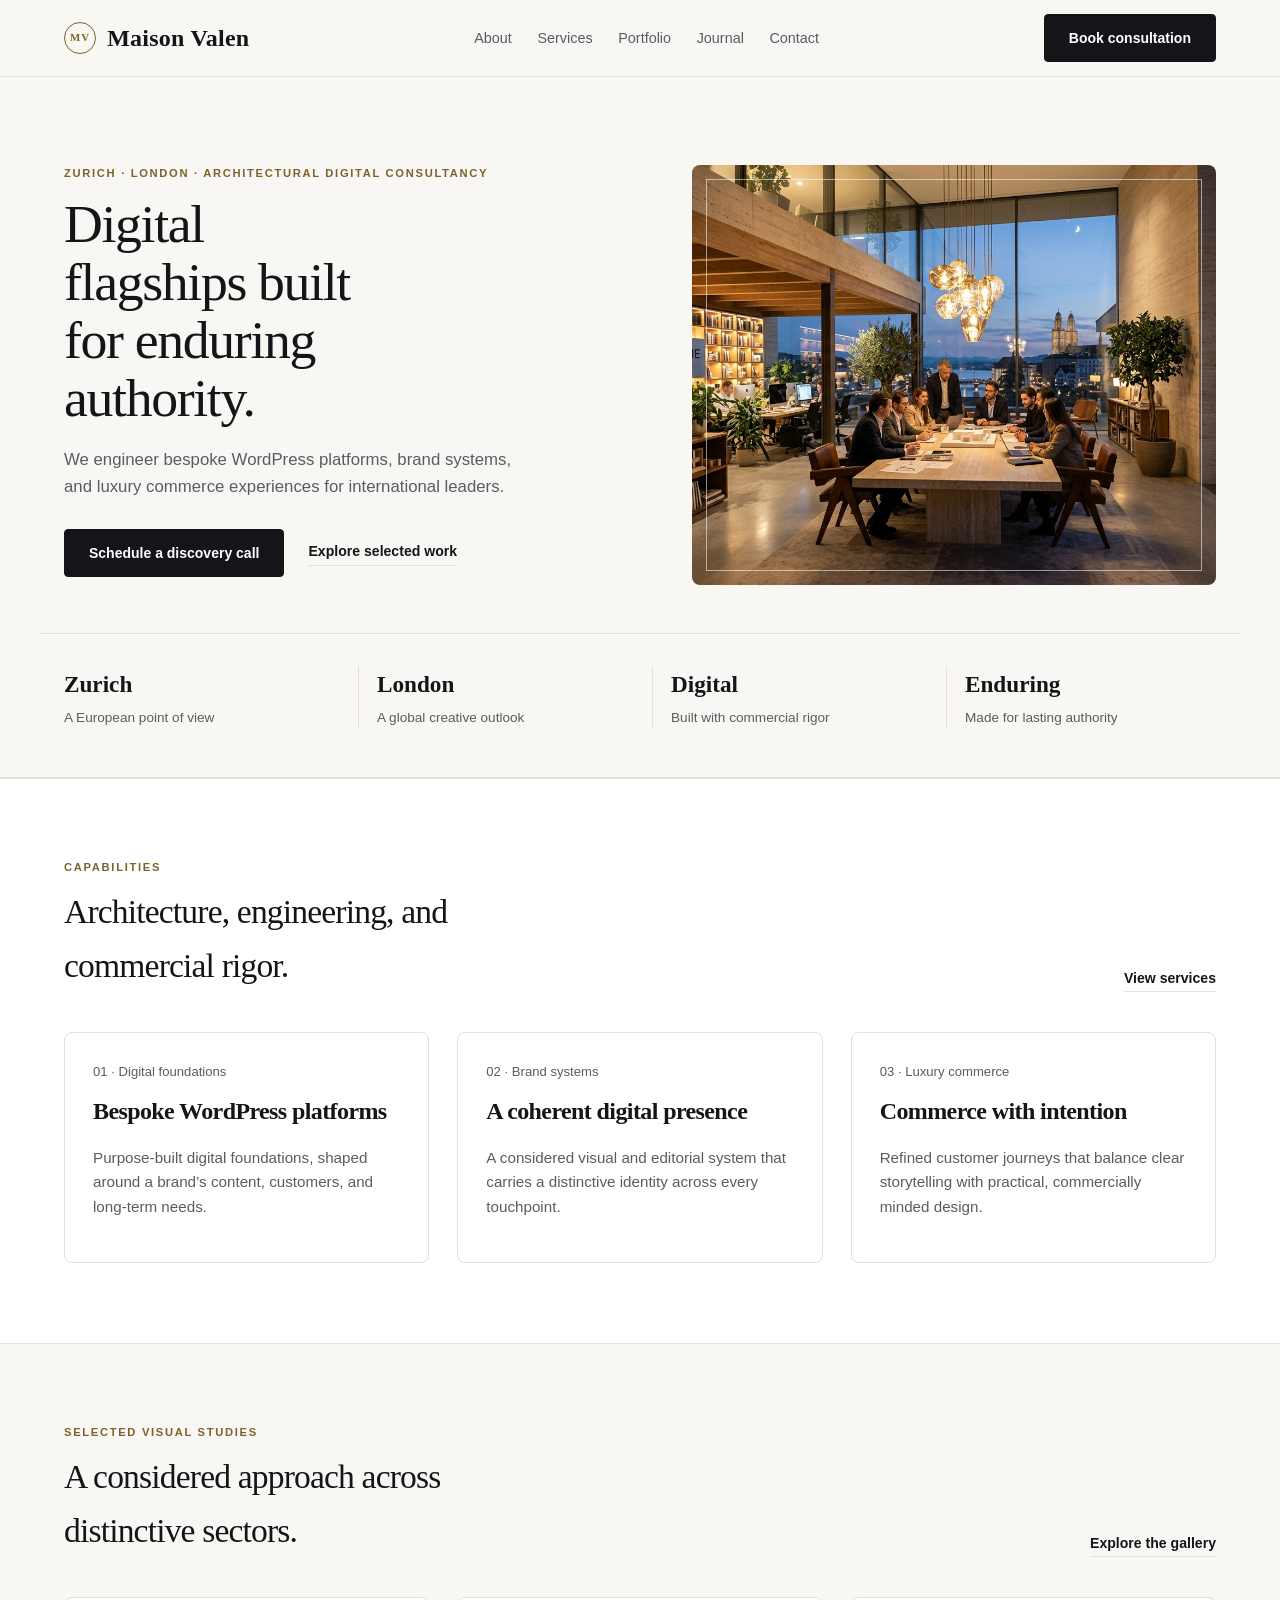
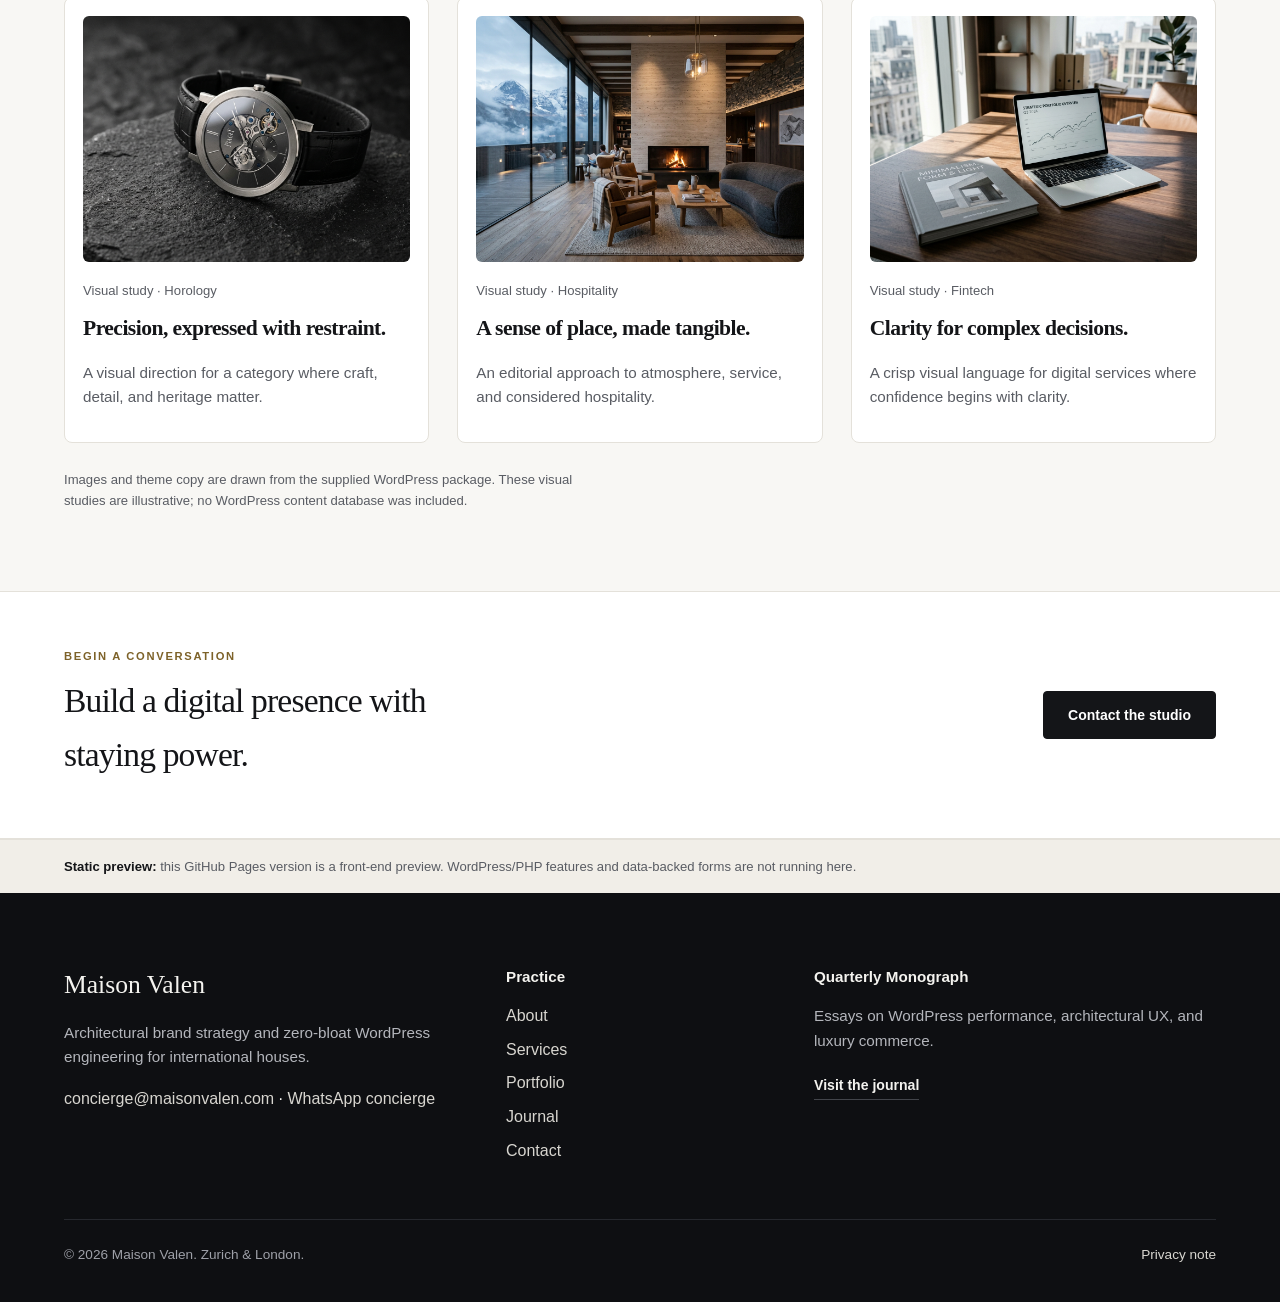
<file: index.html>
<!doctype html>
<html lang="en">
<head>
  <meta charset="utf-8">
  <meta name="viewport" content="width=device-width, initial-scale=1">
  <meta name="description" content="Maison Valen — architectural brand strategy and bespoke WordPress engineering for enduring digital flagships.">
  <meta name="theme-color" content="#f8f7f4">
  <title>Maison Valen — Digital flagships built for enduring authority</title>
  <link rel="stylesheet" href="wordpress-theme/maison-valen/style.css">
  <link rel="stylesheet" href="assets/css/preview.css">
</head>
<body class="mv-body">
  <a class="mv-skip-link" href="#main-content">Skip to content</a>
  <header class="mv-header" role="banner">
    <div class="mv-container mv-header-inner">
      <a class="mv-brand" href="index.html" aria-label="Maison Valen home"><span class="mv-mark" aria-hidden="true">MV</span><span>Maison Valen</span></a>
      <nav class="mv-nav" aria-label="Primary navigation">
        <ul class="mv-nav-list">
          <li><a href="about.html">About</a></li><li><a href="services.html">Services</a></li><li><a href="portfolio.html">Portfolio</a></li><li><a href="journal.html">Journal</a></li><li><a href="contact.html">Contact</a></li>
        </ul>
      </nav>
      <div class="mv-header-actions"><a class="mv-btn mv-btn-primary" href="contact.html">Book consultation</a><button class="mv-mobile-toggle" type="button" aria-expanded="false" aria-controls="mv-mobile-drawer">Menu</button></div>
    </div>
    <div id="mv-mobile-drawer" class="mv-mobile-drawer" hidden><nav aria-label="Mobile navigation"><ul class="mv-mobile-list"><li><a href="about.html">About</a></li><li><a href="services.html">Services</a></li><li><a href="portfolio.html">Portfolio</a></li><li><a href="journal.html">Journal</a></li><li><a href="contact.html">Contact</a></li></ul></nav></div>
  </header>
  <main id="main-content" role="main">
    <section class="mv-hero">
      <div class="mv-container mv-hero-grid">
        <div class="mv-hero-copy">
          <p class="mv-kicker">Zurich · London · Architectural Digital Consultancy</p>
          <h1 class="mv-hero-title">Digital flagships built for enduring authority.</h1>
          <p class="mv-hero-lead">We engineer bespoke WordPress platforms, brand systems, and luxury commerce experiences for international leaders.</p>
          <div class="mv-hero-actions"><a class="mv-btn mv-btn-primary" href="contact.html">Schedule a discovery call</a><a class="mv-link-quiet" href="portfolio.html">Explore selected work</a></div>
        </div>
        <div class="mv-hero-media"><img class="mv-cover-img" src="wordpress-theme/maison-valen/assets/images/hero-studio.jpg" alt="Architectural studio interior from the Maison Valen theme package" fetchpriority="high"></div>
      </div>
      <div class="mv-container mv-proof-strip mv-proof-static">
        <div class="mv-proof-item"><p class="mv-proof-val">Zurich</p><p class="mv-proof-lbl">A European point of view</p></div>
        <div class="mv-proof-item"><p class="mv-proof-val">London</p><p class="mv-proof-lbl">A global creative outlook</p></div>
        <div class="mv-proof-item"><p class="mv-proof-val">Digital</p><p class="mv-proof-lbl">Built with commercial rigor</p></div>
        <div class="mv-proof-item"><p class="mv-proof-val">Enduring</p><p class="mv-proof-lbl">Made for lasting authority</p></div>
      </div>
    </section>
    <section class="mv-section mv-section-surface">
      <div class="mv-container">
        <div class="mv-section-head"><div><p class="mv-kicker">Capabilities</p><h2 class="mv-section-title">Architecture, engineering, and commercial rigor.</h2></div><a class="mv-link-quiet" href="services.html">View services</a></div>
        <div class="mv-grid-3">
          <article class="mv-card"><p class="mv-meta">01 · Digital foundations</p><h3 class="mv-card-title">Bespoke WordPress platforms</h3><p class="mv-card-excerpt">Purpose-built digital foundations, shaped around a brand’s content, customers, and long-term needs.</p></article>
          <article class="mv-card"><p class="mv-meta">02 · Brand systems</p><h3 class="mv-card-title">A coherent digital presence</h3><p class="mv-card-excerpt">A considered visual and editorial system that carries a distinctive identity across every touchpoint.</p></article>
          <article class="mv-card"><p class="mv-meta">03 · Luxury commerce</p><h3 class="mv-card-title">Commerce with intention</h3><p class="mv-card-excerpt">Refined customer journeys that balance clear storytelling with practical, commercially minded design.</p></article>
        </div>
      </div>
    </section>
    <section class="mv-section">
      <div class="mv-container">
        <div class="mv-section-head"><div><p class="mv-kicker">Selected visual studies</p><h2 class="mv-section-title">A considered approach across distinctive sectors.</h2></div><a class="mv-link-quiet" href="portfolio.html">Explore the gallery</a></div>
        <div class="mv-grid-3 mv-work-grid">
          <article class="mv-project-card mv-work-card"><div class="mv-media-4x3"><img class="mv-cover-img" src="wordpress-theme/maison-valen/assets/images/portfolio-horology.jpg" alt="Horology visual from the supplied theme assets" loading="lazy"></div><p class="mv-meta">Visual study · Horology</p><h3 class="mv-card-title">Precision, expressed with restraint.</h3><p class="mv-card-excerpt">A visual direction for a category where craft, detail, and heritage matter.</p></article>
          <article class="mv-project-card mv-work-card"><div class="mv-media-4x3"><img class="mv-cover-img" src="wordpress-theme/maison-valen/assets/images/portfolio-hospitality.jpg" alt="Hospitality visual from the supplied theme assets" loading="lazy"></div><p class="mv-meta">Visual study · Hospitality</p><h3 class="mv-card-title">A sense of place, made tangible.</h3><p class="mv-card-excerpt">An editorial approach to atmosphere, service, and considered hospitality.</p></article>
          <article class="mv-project-card mv-work-card"><div class="mv-media-4x3"><img class="mv-cover-img" src="wordpress-theme/maison-valen/assets/images/portfolio-fintech.jpg" alt="Fintech visual from the supplied theme assets" loading="lazy"></div><p class="mv-meta">Visual study · Fintech</p><h3 class="mv-card-title">Clarity for complex decisions.</h3><p class="mv-card-excerpt">A crisp visual language for digital services where confidence begins with clarity.</p></article>
        </div>
        <p class="mv-preview-caption">Images and theme copy are drawn from the supplied WordPress package. These visual studies are illustrative; no WordPress content database was included.</p>
      </div>
    </section>
    <section class="mv-section mv-section-surface mv-cta-band"><div class="mv-container mv-cta-inner"><div><p class="mv-kicker">Begin a conversation</p><h2 class="mv-section-title">Build a digital presence with staying power.</h2></div><a class="mv-btn mv-btn-primary" href="contact.html">Contact the studio</a></div></section>
    <aside class="mv-static-note" role="note"><div class="mv-container"><strong>Static preview:</strong> this GitHub Pages version is a front-end preview. WordPress/PHP features and data-backed forms are not running here.</div></aside>
  </main>
  <footer class="mv-footer" role="contentinfo"><div class="mv-container"><div class="mv-footer-grid"><div><p class="mv-brand-footer">Maison Valen</p><p class="mv-muted">Architectural brand strategy and zero-bloat WordPress engineering for international houses.</p><p class="mv-footer-direct"><a href="mailto:concierge@maisonvalen.com">concierge@maisonvalen.com</a><span aria-hidden="true"> · </span><a href="https://wa.me/41445802490" target="_blank" rel="noopener noreferrer">WhatsApp concierge</a></p></div><div><h2 class="mv-footer-heading">Practice</h2><ul class="mv-footer-links"><li><a href="about.html">About</a></li><li><a href="services.html">Services</a></li><li><a href="portfolio.html">Portfolio</a></li><li><a href="journal.html">Journal</a></li><li><a href="contact.html">Contact</a></li></ul></div><div><h2 class="mv-footer-heading">Quarterly Monograph</h2><p class="mv-muted">Essays on WordPress performance, architectural UX, and luxury commerce.</p><a class="mv-link-quiet mv-footer-link" href="journal.html">Visit the journal</a></div></div><div class="mv-footer-bottom"><p>© <span data-current-year>2026</span> Maison Valen. Zurich &amp; London.</p><a href="privacy-policy.html">Privacy note</a></div></div></footer>
  <script src="assets/js/preview.js" defer></script>
</body>
</html>
</file>
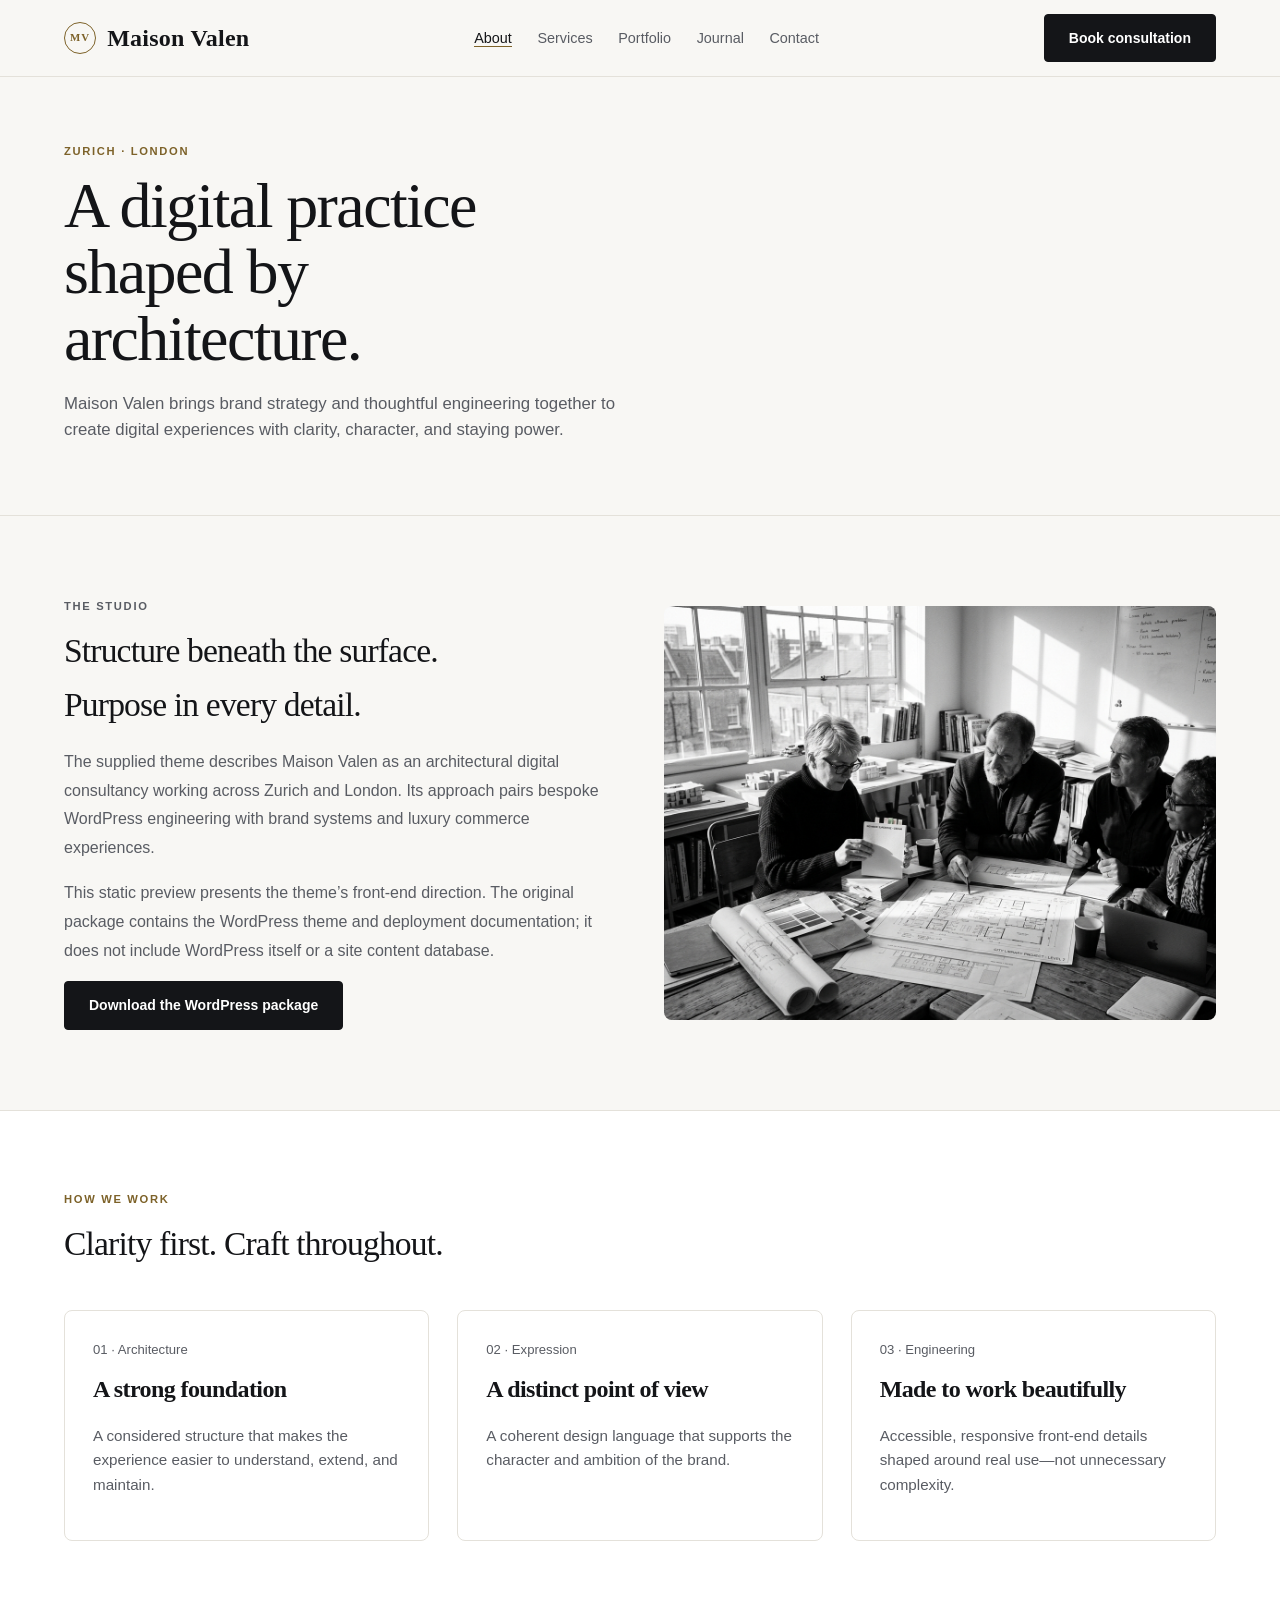
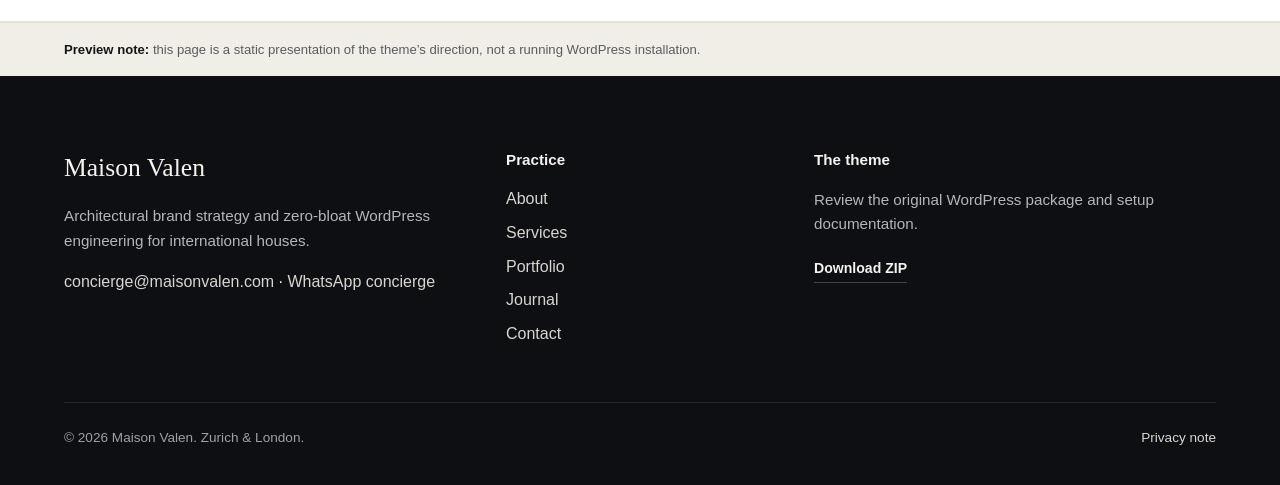
<file: about.html>
<!doctype html>
<html lang="en"><head><meta charset="utf-8"><meta name="viewport" content="width=device-width, initial-scale=1"><meta name="description" content="About Maison Valen, an architectural digital consultancy in Zurich and London."><title>About — Maison Valen</title><link rel="stylesheet" href="wordpress-theme/maison-valen/style.css"><link rel="stylesheet" href="assets/css/preview.css"></head>
<body class="mv-body"><a class="mv-skip-link" href="#main-content">Skip to content</a><header class="mv-header"><div class="mv-container mv-header-inner"><a class="mv-brand" href="index.html"><span class="mv-mark" aria-hidden="true">MV</span><span>Maison Valen</span></a><nav class="mv-nav" aria-label="Primary navigation"><ul class="mv-nav-list"><li><a href="about.html" aria-current="page">About</a></li><li><a href="services.html">Services</a></li><li><a href="portfolio.html">Portfolio</a></li><li><a href="journal.html">Journal</a></li><li><a href="contact.html">Contact</a></li></ul></nav><div class="mv-header-actions"><a class="mv-btn mv-btn-primary" href="contact.html">Book consultation</a><button class="mv-mobile-toggle" type="button" aria-expanded="false" aria-controls="mv-mobile-drawer">Menu</button></div></div><div id="mv-mobile-drawer" class="mv-mobile-drawer" hidden><nav aria-label="Mobile navigation"><ul class="mv-mobile-list"><li><a href="about.html" aria-current="page">About</a></li><li><a href="services.html">Services</a></li><li><a href="portfolio.html">Portfolio</a></li><li><a href="journal.html">Journal</a></li><li><a href="contact.html">Contact</a></li></ul></nav></div></header>
<main id="main-content"><section class="mv-page-hero"><div class="mv-container"><p class="mv-kicker">Zurich · London</p><h1 class="mv-page-title">A digital practice shaped by architecture.</h1><p class="mv-page-lead">Maison Valen brings brand strategy and thoughtful engineering together to create digital experiences with clarity, character, and staying power.</p></div></section><section class="mv-section"><div class="mv-container mv-split-visual"><div class="mv-page-copy"><p class="mv-kicker">The studio</p><h2 class="mv-section-title">Structure beneath the surface. Purpose in every detail.</h2><p>The supplied theme describes Maison Valen as an architectural digital consultancy working across Zurich and London. Its approach pairs bespoke WordPress engineering with brand systems and luxury commerce experiences.</p><p>This static preview presents the theme’s front-end direction. The original package contains the WordPress theme and deployment documentation; it does not include WordPress itself or a site content database.</p><a class="mv-btn mv-btn-primary" href="maison-valen-wordpress-package.zip" download>Download the WordPress package</a></div><img src="wordpress-theme/maison-valen/assets/images/atelier-studio.jpg" alt="Studio image supplied with the Maison Valen theme" loading="lazy"></div></section><section class="mv-section mv-section-surface"><div class="mv-container"><p class="mv-kicker">How we work</p><h2 class="mv-section-title">Clarity first. Craft throughout.</h2><div class="mv-grid-3 mv-mt-lg"><article class="mv-card"><p class="mv-meta">01 · Architecture</p><h3 class="mv-card-title">A strong foundation</h3><p class="mv-card-excerpt">A considered structure that makes the experience easier to understand, extend, and maintain.</p></article><article class="mv-card"><p class="mv-meta">02 · Expression</p><h3 class="mv-card-title">A distinct point of view</h3><p class="mv-card-excerpt">A coherent design language that supports the character and ambition of the brand.</p></article><article class="mv-card"><p class="mv-meta">03 · Engineering</p><h3 class="mv-card-title">Made to work beautifully</h3><p class="mv-card-excerpt">Accessible, responsive front-end details shaped around real use—not unnecessary complexity.</p></article></div></div></section><aside class="mv-static-note"><div class="mv-container"><strong>Preview note:</strong> this page is a static presentation of the theme’s direction, not a running WordPress installation.</div></aside></main>
<footer class="mv-footer"><div class="mv-container"><div class="mv-footer-grid"><div><p class="mv-brand-footer">Maison Valen</p><p class="mv-muted">Architectural brand strategy and zero-bloat WordPress engineering for international houses.</p><p class="mv-footer-direct"><a href="mailto:concierge@maisonvalen.com">concierge@maisonvalen.com</a> · <a href="https://wa.me/41445802490" target="_blank" rel="noopener noreferrer">WhatsApp concierge</a></p></div><div><h2 class="mv-footer-heading">Practice</h2><ul class="mv-footer-links"><li><a href="about.html">About</a></li><li><a href="services.html">Services</a></li><li><a href="portfolio.html">Portfolio</a></li><li><a href="journal.html">Journal</a></li><li><a href="contact.html">Contact</a></li></ul></div><div><h2 class="mv-footer-heading">The theme</h2><p class="mv-muted">Review the original WordPress package and setup documentation.</p><a class="mv-link-quiet mv-footer-link" href="maison-valen-wordpress-package.zip" download>Download ZIP</a></div></div><div class="mv-footer-bottom"><p>© <span data-current-year>2026</span> Maison Valen. Zurich &amp; London.</p><a href="privacy-policy.html">Privacy note</a></div></div></footer><script src="assets/js/preview.js" defer></script></body></html>
</file>
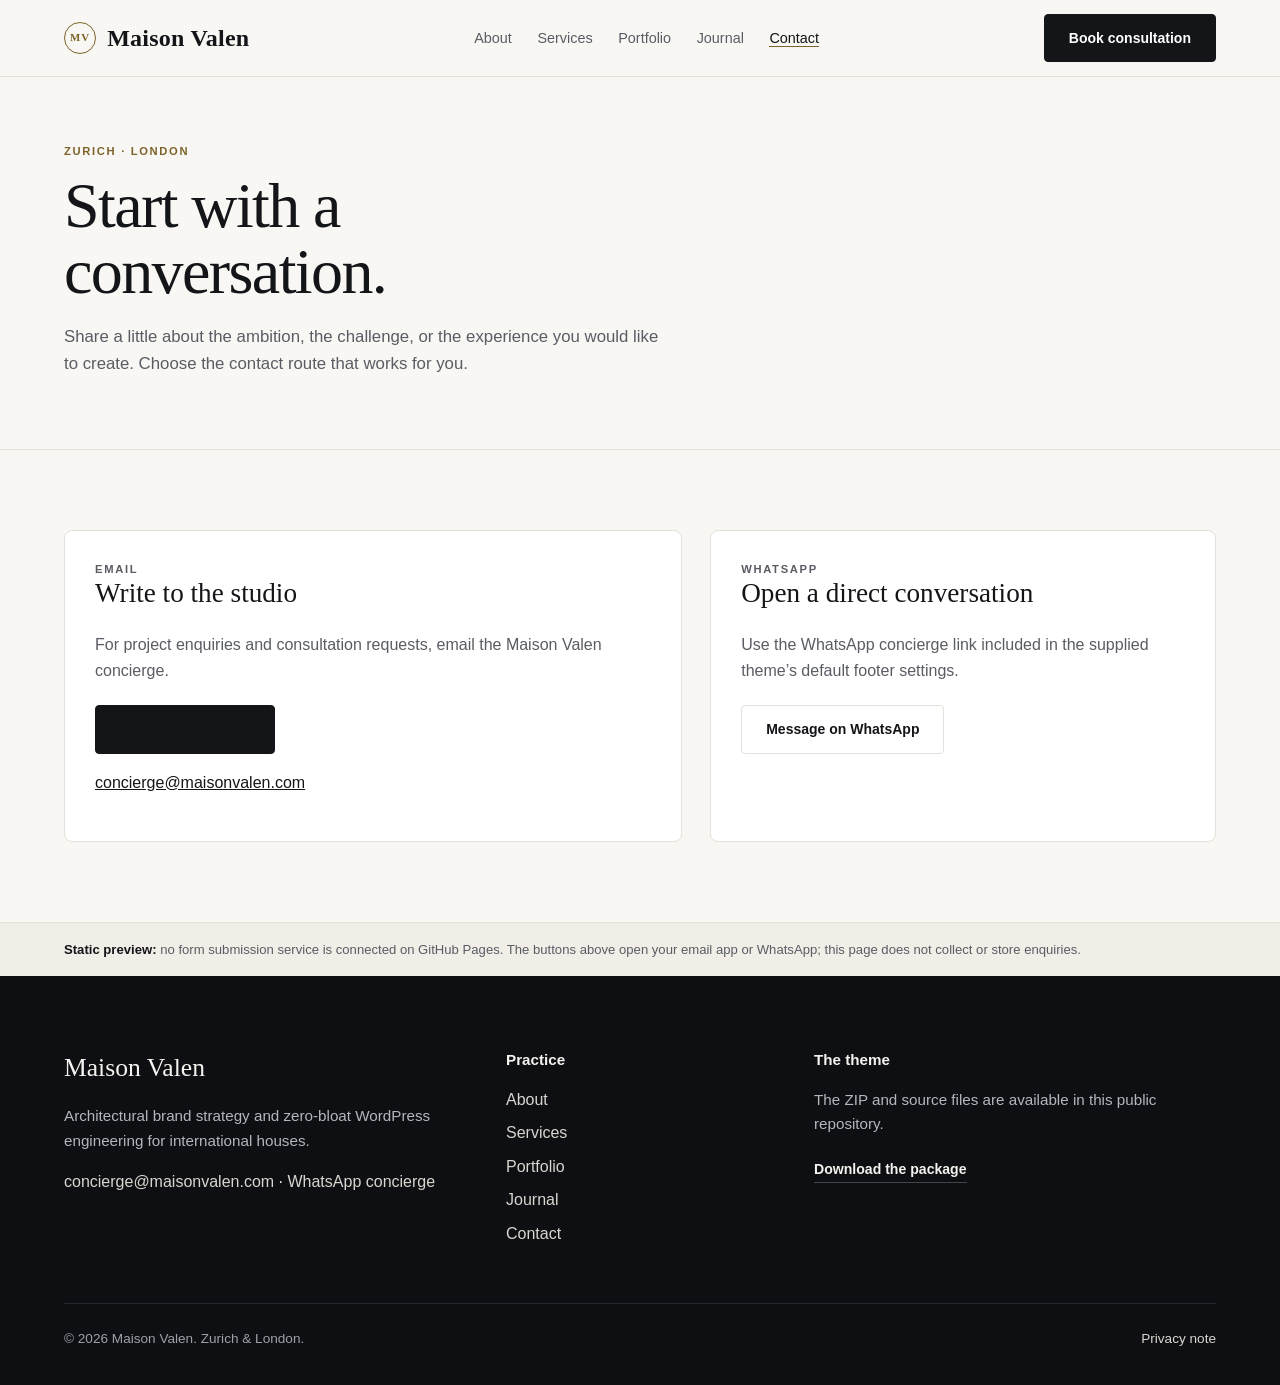
<file: contact.html>
<!doctype html>
<html lang="en"><head><meta charset="utf-8"><meta name="viewport" content="width=device-width, initial-scale=1"><meta name="description" content="Contact Maison Valen in Zurich and London about a digital project."><title>Contact — Maison Valen</title><link rel="stylesheet" href="wordpress-theme/maison-valen/style.css"><link rel="stylesheet" href="assets/css/preview.css"></head>
<body class="mv-body"><a class="mv-skip-link" href="#main-content">Skip to content</a><header class="mv-header"><div class="mv-container mv-header-inner"><a class="mv-brand" href="index.html"><span class="mv-mark" aria-hidden="true">MV</span><span>Maison Valen</span></a><nav class="mv-nav" aria-label="Primary navigation"><ul class="mv-nav-list"><li><a href="about.html">About</a></li><li><a href="services.html">Services</a></li><li><a href="portfolio.html">Portfolio</a></li><li><a href="journal.html">Journal</a></li><li><a href="contact.html" aria-current="page">Contact</a></li></ul></nav><div class="mv-header-actions"><a class="mv-btn mv-btn-primary" href="contact.html" aria-current="page">Book consultation</a><button class="mv-mobile-toggle" type="button" aria-expanded="false" aria-controls="mv-mobile-drawer">Menu</button></div></div><div id="mv-mobile-drawer" class="mv-mobile-drawer" hidden><nav aria-label="Mobile navigation"><ul class="mv-mobile-list"><li><a href="about.html">About</a></li><li><a href="services.html">Services</a></li><li><a href="portfolio.html">Portfolio</a></li><li><a href="journal.html">Journal</a></li><li><a href="contact.html" aria-current="page">Contact</a></li></ul></nav></div></header>
<main id="main-content"><section class="mv-page-hero"><div class="mv-container"><p class="mv-kicker">Zurich · London</p><h1 class="mv-page-title">Start with a conversation.</h1><p class="mv-page-lead">Share a little about the ambition, the challenge, or the experience you would like to create. Choose the contact route that works for you.</p></div></section><section class="mv-section"><div class="mv-container mv-contact-layout"><article class="mv-contact-card"><p class="mv-kicker">Email</p><h2>Write to the studio</h2><p>For project enquiries and consultation requests, email the Maison Valen concierge.</p><div class="mv-contact-actions"><a class="mv-btn mv-btn-primary" href="mailto:concierge@maisonvalen.com?subject=Maison%20Valen%20project%20enquiry">Email Maison Valen</a></div><p><a href="mailto:concierge@maisonvalen.com">concierge@maisonvalen.com</a></p></article><article class="mv-contact-card"><p class="mv-kicker">WhatsApp</p><h2>Open a direct conversation</h2><p>Use the WhatsApp concierge link included in the supplied theme’s default footer settings.</p><div class="mv-contact-actions"><a class="mv-btn mv-btn-secondary" href="https://wa.me/41445802490" target="_blank" rel="noopener noreferrer">Message on WhatsApp</a></div></article></div></section><aside class="mv-static-note"><div class="mv-container"><strong>Static preview:</strong> no form submission service is connected on GitHub Pages. The buttons above open your email app or WhatsApp; this page does not collect or store enquiries.</div></aside></main>
<footer class="mv-footer"><div class="mv-container"><div class="mv-footer-grid"><div><p class="mv-brand-footer">Maison Valen</p><p class="mv-muted">Architectural brand strategy and zero-bloat WordPress engineering for international houses.</p><p class="mv-footer-direct"><a href="mailto:concierge@maisonvalen.com">concierge@maisonvalen.com</a> · <a href="https://wa.me/41445802490" target="_blank" rel="noopener noreferrer">WhatsApp concierge</a></p></div><div><h2 class="mv-footer-heading">Practice</h2><ul class="mv-footer-links"><li><a href="about.html">About</a></li><li><a href="services.html">Services</a></li><li><a href="portfolio.html">Portfolio</a></li><li><a href="journal.html">Journal</a></li><li><a href="contact.html">Contact</a></li></ul></div><div><h2 class="mv-footer-heading">The theme</h2><p class="mv-muted">The ZIP and source files are available in this public repository.</p><a class="mv-link-quiet mv-footer-link" href="maison-valen-wordpress-package.zip" download>Download the package</a></div></div><div class="mv-footer-bottom"><p>© <span data-current-year>2026</span> Maison Valen. Zurich &amp; London.</p><a href="privacy-policy.html">Privacy note</a></div></div></footer><script src="assets/js/preview.js" defer></script></body></html>
</file>
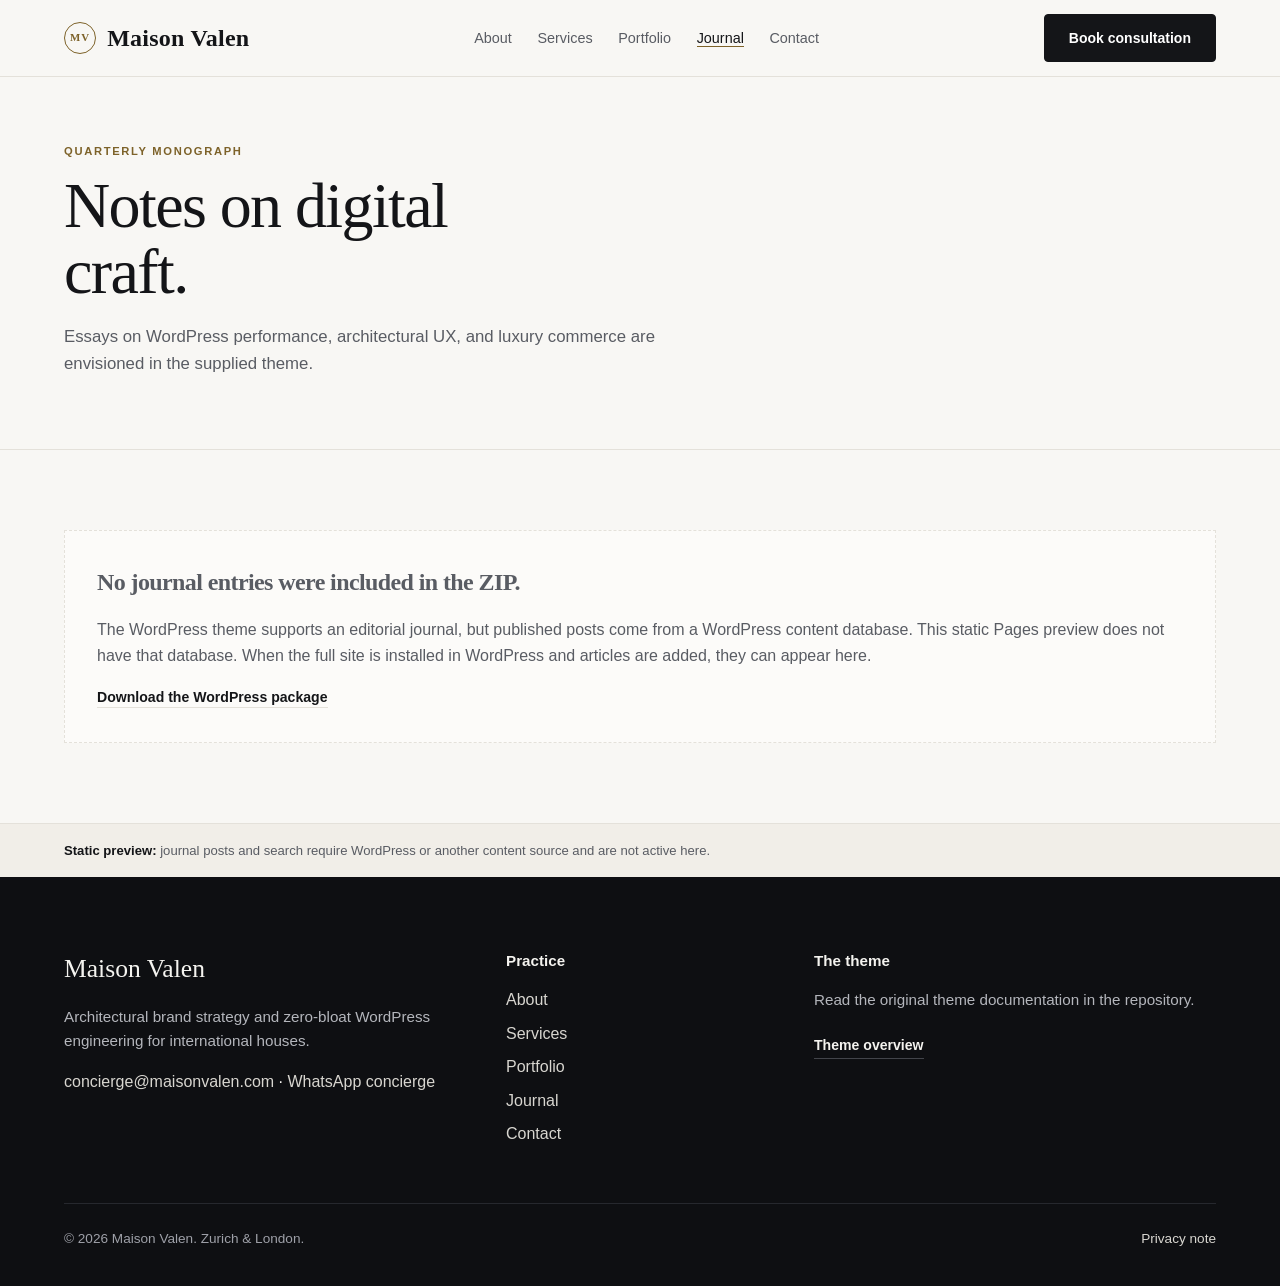
<file: journal.html>
<!doctype html>
<html lang="en"><head><meta charset="utf-8"><meta name="viewport" content="width=device-width, initial-scale=1"><meta name="description" content="Maison Valen's planned journal on WordPress performance, architectural UX, and luxury commerce."><title>Journal — Maison Valen</title><link rel="stylesheet" href="wordpress-theme/maison-valen/style.css"><link rel="stylesheet" href="assets/css/preview.css"></head>
<body class="mv-body"><a class="mv-skip-link" href="#main-content">Skip to content</a><header class="mv-header"><div class="mv-container mv-header-inner"><a class="mv-brand" href="index.html"><span class="mv-mark" aria-hidden="true">MV</span><span>Maison Valen</span></a><nav class="mv-nav" aria-label="Primary navigation"><ul class="mv-nav-list"><li><a href="about.html">About</a></li><li><a href="services.html">Services</a></li><li><a href="portfolio.html">Portfolio</a></li><li><a href="journal.html" aria-current="page">Journal</a></li><li><a href="contact.html">Contact</a></li></ul></nav><div class="mv-header-actions"><a class="mv-btn mv-btn-primary" href="contact.html">Book consultation</a><button class="mv-mobile-toggle" type="button" aria-expanded="false" aria-controls="mv-mobile-drawer">Menu</button></div></div><div id="mv-mobile-drawer" class="mv-mobile-drawer" hidden><nav aria-label="Mobile navigation"><ul class="mv-mobile-list"><li><a href="about.html">About</a></li><li><a href="services.html">Services</a></li><li><a href="portfolio.html">Portfolio</a></li><li><a href="journal.html" aria-current="page">Journal</a></li><li><a href="contact.html">Contact</a></li></ul></nav></div></header>
<main id="main-content"><section class="mv-page-hero"><div class="mv-container"><p class="mv-kicker">Quarterly Monograph</p><h1 class="mv-page-title">Notes on digital craft.</h1><p class="mv-page-lead">Essays on WordPress performance, architectural UX, and luxury commerce are envisioned in the supplied theme.</p></div></section><section class="mv-section"><div class="mv-container"><div class="mv-journal-empty"><h2 class="mv-card-title">No journal entries were included in the ZIP.</h2><p>The WordPress theme supports an editorial journal, but published posts come from a WordPress content database. This static Pages preview does not have that database. When the full site is installed in WordPress and articles are added, they can appear here.</p><a class="mv-link-quiet" href="maison-valen-wordpress-package.zip" download>Download the WordPress package</a></div></div></section><aside class="mv-static-note"><div class="mv-container"><strong>Static preview:</strong> journal posts and search require WordPress or another content source and are not active here.</div></aside></main>
<footer class="mv-footer"><div class="mv-container"><div class="mv-footer-grid"><div><p class="mv-brand-footer">Maison Valen</p><p class="mv-muted">Architectural brand strategy and zero-bloat WordPress engineering for international houses.</p><p class="mv-footer-direct"><a href="mailto:concierge@maisonvalen.com">concierge@maisonvalen.com</a> · <a href="https://wa.me/41445802490" target="_blank" rel="noopener noreferrer">WhatsApp concierge</a></p></div><div><h2 class="mv-footer-heading">Practice</h2><ul class="mv-footer-links"><li><a href="about.html">About</a></li><li><a href="services.html">Services</a></li><li><a href="portfolio.html">Portfolio</a></li><li><a href="journal.html">Journal</a></li><li><a href="contact.html">Contact</a></li></ul></div><div><h2 class="mv-footer-heading">The theme</h2><p class="mv-muted">Read the original theme documentation in the repository.</p><a class="mv-link-quiet mv-footer-link" href="WORDPRESS-THEME-README.md">Theme overview</a></div></div><div class="mv-footer-bottom"><p>© <span data-current-year>2026</span> Maison Valen. Zurich &amp; London.</p><a href="privacy-policy.html">Privacy note</a></div></div></footer><script src="assets/js/preview.js" defer></script></body></html>
</file>
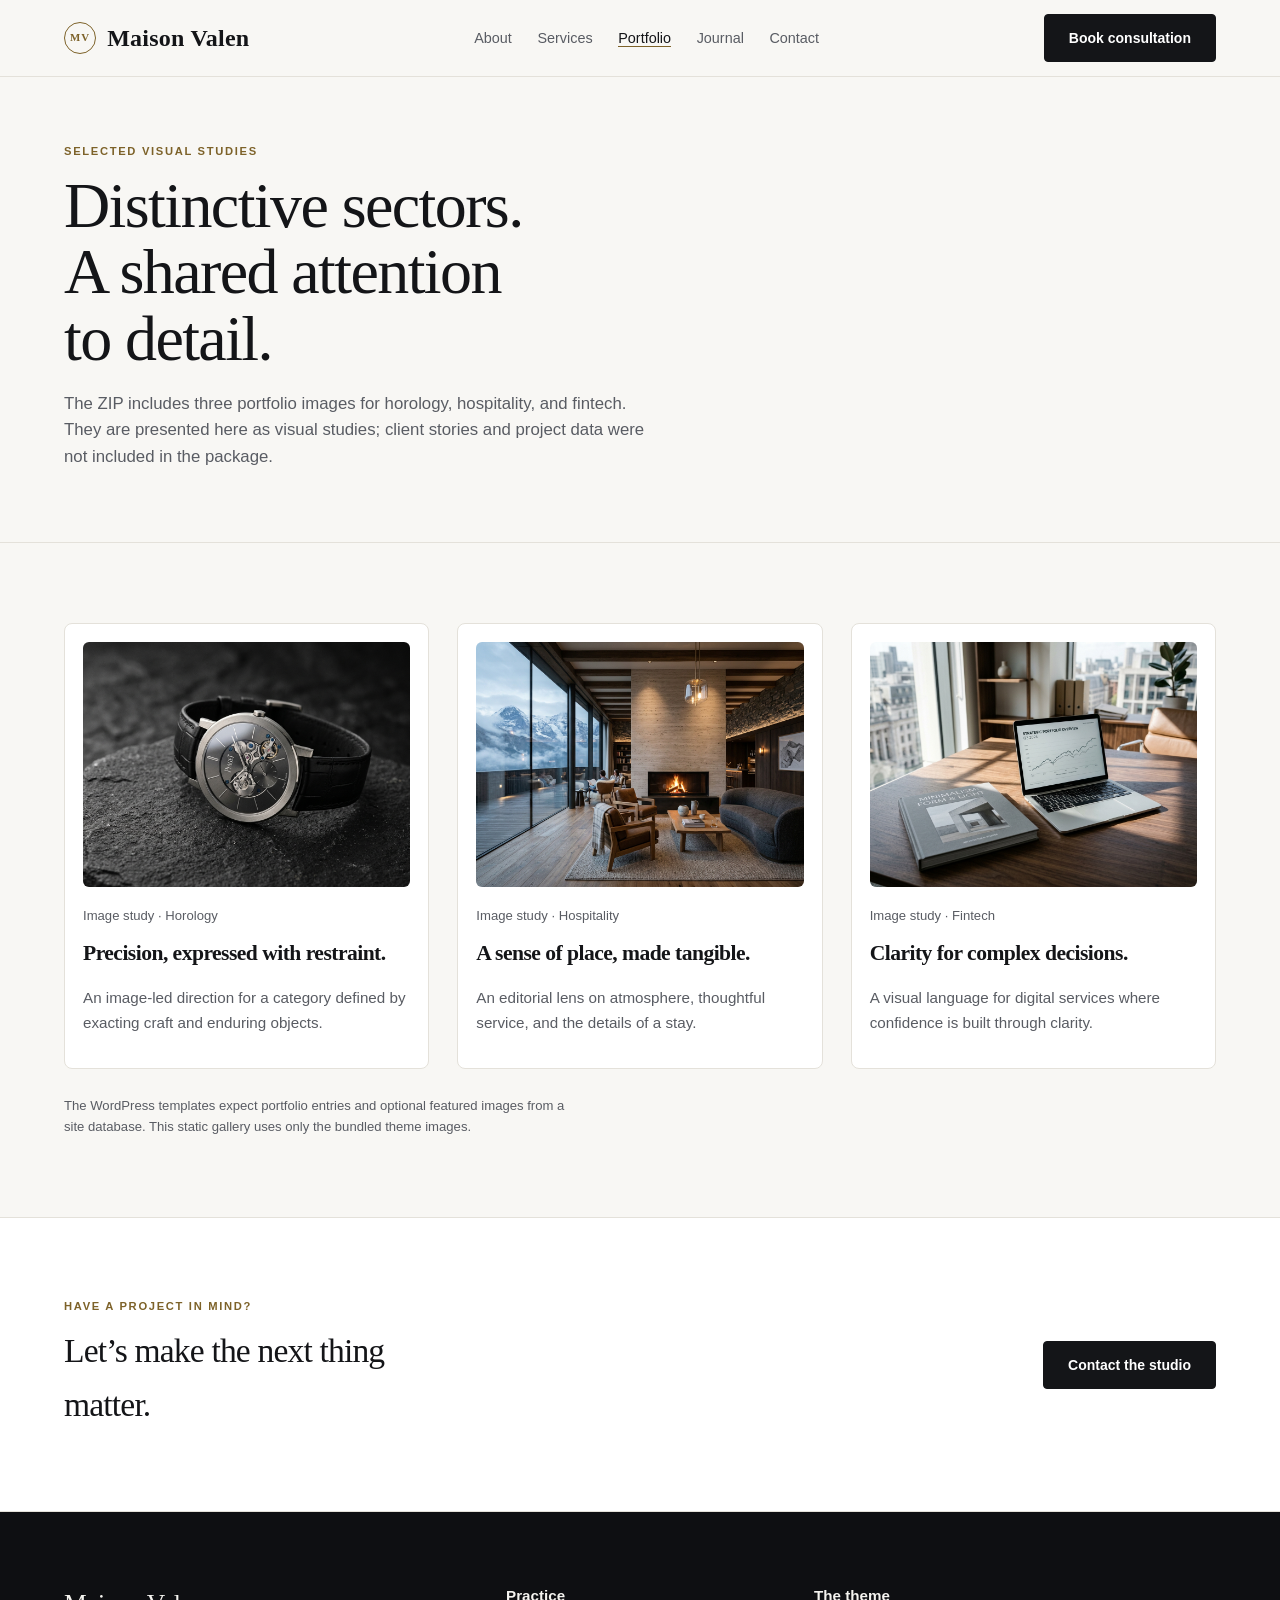
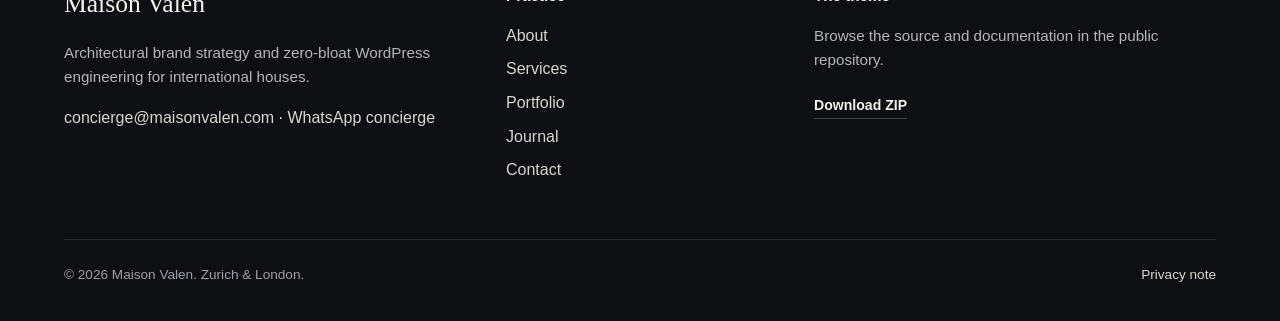
<file: portfolio.html>
<!doctype html>
<html lang="en"><head><meta charset="utf-8"><meta name="viewport" content="width=device-width, initial-scale=1"><meta name="description" content="A gallery of visual studies from Maison Valen's supplied WordPress theme assets."><title>Portfolio — Maison Valen</title><link rel="stylesheet" href="wordpress-theme/maison-valen/style.css"><link rel="stylesheet" href="assets/css/preview.css"></head>
<body class="mv-body"><a class="mv-skip-link" href="#main-content">Skip to content</a><header class="mv-header"><div class="mv-container mv-header-inner"><a class="mv-brand" href="index.html"><span class="mv-mark" aria-hidden="true">MV</span><span>Maison Valen</span></a><nav class="mv-nav" aria-label="Primary navigation"><ul class="mv-nav-list"><li><a href="about.html">About</a></li><li><a href="services.html">Services</a></li><li><a href="portfolio.html" aria-current="page">Portfolio</a></li><li><a href="journal.html">Journal</a></li><li><a href="contact.html">Contact</a></li></ul></nav><div class="mv-header-actions"><a class="mv-btn mv-btn-primary" href="contact.html">Book consultation</a><button class="mv-mobile-toggle" type="button" aria-expanded="false" aria-controls="mv-mobile-drawer">Menu</button></div></div><div id="mv-mobile-drawer" class="mv-mobile-drawer" hidden><nav aria-label="Mobile navigation"><ul class="mv-mobile-list"><li><a href="about.html">About</a></li><li><a href="services.html">Services</a></li><li><a href="portfolio.html" aria-current="page">Portfolio</a></li><li><a href="journal.html">Journal</a></li><li><a href="contact.html">Contact</a></li></ul></nav></div></header>
<main id="main-content"><section class="mv-page-hero"><div class="mv-container"><p class="mv-kicker">Selected visual studies</p><h1 class="mv-page-title">Distinctive sectors. A shared attention to detail.</h1><p class="mv-page-lead">The ZIP includes three portfolio images for horology, hospitality, and fintech. They are presented here as visual studies; client stories and project data were not included in the package.</p></div></section><section class="mv-section"><div class="mv-container"><div class="mv-grid-3 mv-work-grid"><article class="mv-project-card mv-work-card"><div class="mv-media-4x3"><img class="mv-cover-img" src="wordpress-theme/maison-valen/assets/images/portfolio-horology.jpg" alt="Horology image included in the Maison Valen theme" loading="lazy"></div><p class="mv-meta">Image study · Horology</p><h2 class="mv-card-title">Precision, expressed with restraint.</h2><p class="mv-card-excerpt">An image-led direction for a category defined by exacting craft and enduring objects.</p></article><article class="mv-project-card mv-work-card"><div class="mv-media-4x3"><img class="mv-cover-img" src="wordpress-theme/maison-valen/assets/images/portfolio-hospitality.jpg" alt="Hospitality image included in the Maison Valen theme" loading="lazy"></div><p class="mv-meta">Image study · Hospitality</p><h2 class="mv-card-title">A sense of place, made tangible.</h2><p class="mv-card-excerpt">An editorial lens on atmosphere, thoughtful service, and the details of a stay.</p></article><article class="mv-project-card mv-work-card"><div class="mv-media-4x3"><img class="mv-cover-img" src="wordpress-theme/maison-valen/assets/images/portfolio-fintech.jpg" alt="Fintech image included in the Maison Valen theme" loading="lazy"></div><p class="mv-meta">Image study · Fintech</p><h2 class="mv-card-title">Clarity for complex decisions.</h2><p class="mv-card-excerpt">A visual language for digital services where confidence is built through clarity.</p></article></div><p class="mv-preview-caption">The WordPress templates expect portfolio entries and optional featured images from a site database. This static gallery uses only the bundled theme images.</p></div></section><section class="mv-section mv-section-surface"><div class="mv-container mv-cta-inner"><div><p class="mv-kicker">Have a project in mind?</p><h2 class="mv-section-title">Let’s make the next thing matter.</h2></div><a class="mv-btn mv-btn-primary" href="contact.html">Contact the studio</a></div></section></main>
<footer class="mv-footer"><div class="mv-container"><div class="mv-footer-grid"><div><p class="mv-brand-footer">Maison Valen</p><p class="mv-muted">Architectural brand strategy and zero-bloat WordPress engineering for international houses.</p><p class="mv-footer-direct"><a href="mailto:concierge@maisonvalen.com">concierge@maisonvalen.com</a> · <a href="https://wa.me/41445802490" target="_blank" rel="noopener noreferrer">WhatsApp concierge</a></p></div><div><h2 class="mv-footer-heading">Practice</h2><ul class="mv-footer-links"><li><a href="about.html">About</a></li><li><a href="services.html">Services</a></li><li><a href="portfolio.html">Portfolio</a></li><li><a href="journal.html">Journal</a></li><li><a href="contact.html">Contact</a></li></ul></div><div><h2 class="mv-footer-heading">The theme</h2><p class="mv-muted">Browse the source and documentation in the public repository.</p><a class="mv-link-quiet mv-footer-link" href="maison-valen-wordpress-package.zip" download>Download ZIP</a></div></div><div class="mv-footer-bottom"><p>© <span data-current-year>2026</span> Maison Valen. Zurich &amp; London.</p><a href="privacy-policy.html">Privacy note</a></div></div></footer><script src="assets/js/preview.js" defer></script></body></html>
</file>
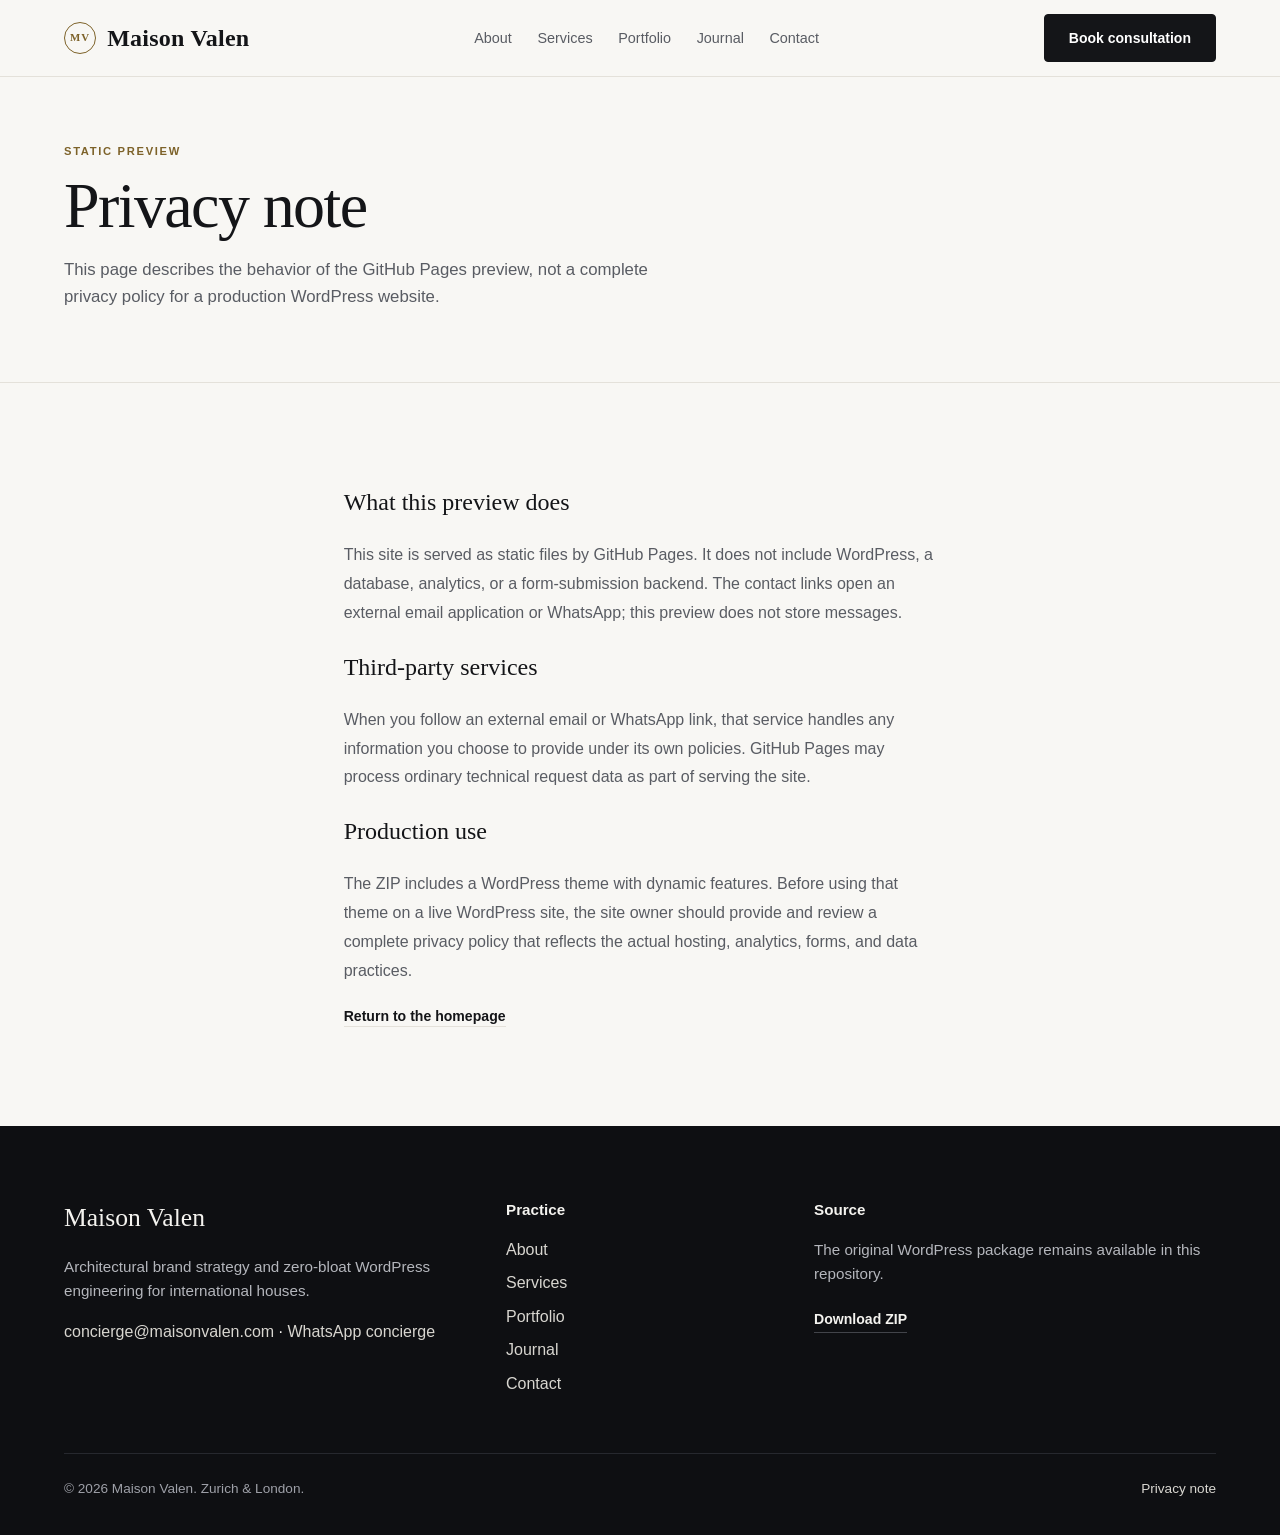
<file: privacy-policy.html>
<!doctype html>
<html lang="en"><head><meta charset="utf-8"><meta name="viewport" content="width=device-width, initial-scale=1"><meta name="description" content="Privacy information for the Maison Valen static GitHub Pages preview."><title>Privacy note — Maison Valen</title><link rel="stylesheet" href="wordpress-theme/maison-valen/style.css"><link rel="stylesheet" href="assets/css/preview.css"></head>
<body class="mv-body"><a class="mv-skip-link" href="#main-content">Skip to content</a><header class="mv-header"><div class="mv-container mv-header-inner"><a class="mv-brand" href="index.html"><span class="mv-mark" aria-hidden="true">MV</span><span>Maison Valen</span></a><nav class="mv-nav" aria-label="Primary navigation"><ul class="mv-nav-list"><li><a href="about.html">About</a></li><li><a href="services.html">Services</a></li><li><a href="portfolio.html">Portfolio</a></li><li><a href="journal.html">Journal</a></li><li><a href="contact.html">Contact</a></li></ul></nav><div class="mv-header-actions"><a class="mv-btn mv-btn-primary" href="contact.html">Book consultation</a><button class="mv-mobile-toggle" type="button" aria-expanded="false" aria-controls="mv-mobile-drawer">Menu</button></div></div><div id="mv-mobile-drawer" class="mv-mobile-drawer" hidden><nav aria-label="Mobile navigation"><ul class="mv-mobile-list"><li><a href="about.html">About</a></li><li><a href="services.html">Services</a></li><li><a href="portfolio.html">Portfolio</a></li><li><a href="journal.html">Journal</a></li><li><a href="contact.html">Contact</a></li></ul></nav></div></header>
<main id="main-content"><section class="mv-page-hero"><div class="mv-container"><p class="mv-kicker">Static preview</p><h1 class="mv-page-title">Privacy note</h1><p class="mv-page-lead">This page describes the behavior of the GitHub Pages preview, not a complete privacy policy for a production WordPress website.</p></div></section><section class="mv-section"><div class="mv-container mv-page-copy"><h2>What this preview does</h2><p>This site is served as static files by GitHub Pages. It does not include WordPress, a database, analytics, or a form-submission backend. The contact links open an external email application or WhatsApp; this preview does not store messages.</p><h2>Third-party services</h2><p>When you follow an external email or WhatsApp link, that service handles any information you choose to provide under its own policies. GitHub Pages may process ordinary technical request data as part of serving the site.</p><h2>Production use</h2><p>The ZIP includes a WordPress theme with dynamic features. Before using that theme on a live WordPress site, the site owner should provide and review a complete privacy policy that reflects the actual hosting, analytics, forms, and data practices.</p><p><a class="mv-link-quiet" href="index.html">Return to the homepage</a></p></div></section></main>
<footer class="mv-footer"><div class="mv-container"><div class="mv-footer-grid"><div><p class="mv-brand-footer">Maison Valen</p><p class="mv-muted">Architectural brand strategy and zero-bloat WordPress engineering for international houses.</p><p class="mv-footer-direct"><a href="mailto:concierge@maisonvalen.com">concierge@maisonvalen.com</a> · <a href="https://wa.me/41445802490" target="_blank" rel="noopener noreferrer">WhatsApp concierge</a></p></div><div><h2 class="mv-footer-heading">Practice</h2><ul class="mv-footer-links"><li><a href="about.html">About</a></li><li><a href="services.html">Services</a></li><li><a href="portfolio.html">Portfolio</a></li><li><a href="journal.html">Journal</a></li><li><a href="contact.html">Contact</a></li></ul></div><div><h2 class="mv-footer-heading">Source</h2><p class="mv-muted">The original WordPress package remains available in this repository.</p><a class="mv-link-quiet mv-footer-link" href="maison-valen-wordpress-package.zip" download>Download ZIP</a></div></div><div class="mv-footer-bottom"><p>© <span data-current-year>2026</span> Maison Valen. Zurich &amp; London.</p><a href="privacy-policy.html" aria-current="page">Privacy note</a></div></div></footer><script src="assets/js/preview.js" defer></script></body></html>
</file>
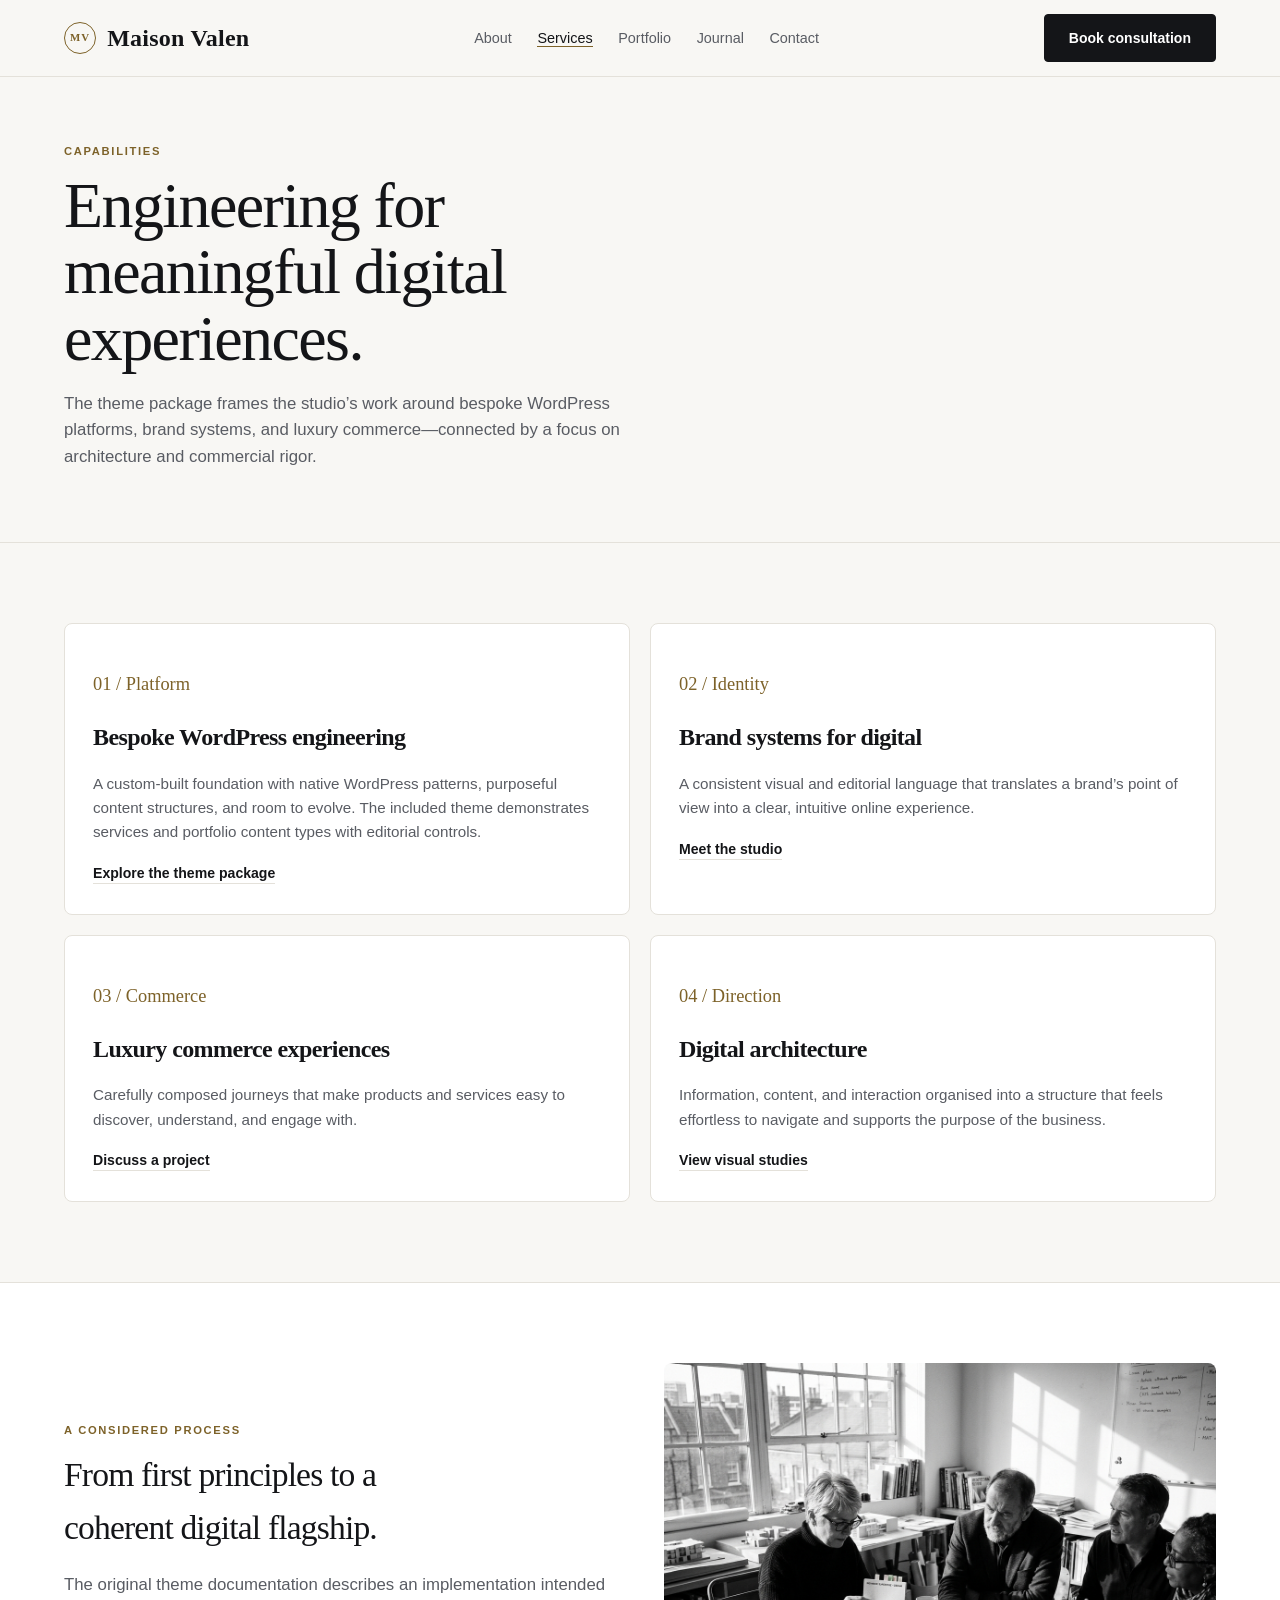
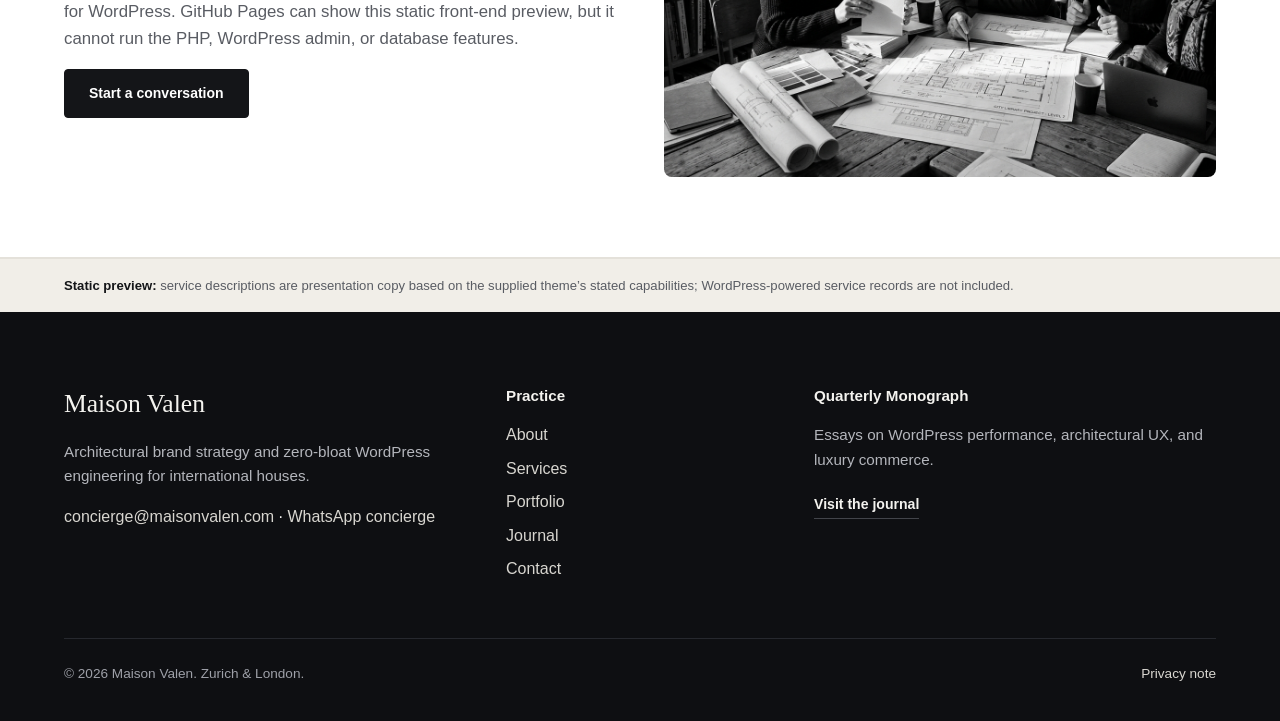
<file: services.html>
<!doctype html>
<html lang="en"><head><meta charset="utf-8"><meta name="viewport" content="width=device-width, initial-scale=1"><meta name="description" content="Maison Valen capabilities: bespoke WordPress platforms, brand systems, and luxury commerce experiences."><title>Services — Maison Valen</title><link rel="stylesheet" href="wordpress-theme/maison-valen/style.css"><link rel="stylesheet" href="assets/css/preview.css"></head>
<body class="mv-body"><a class="mv-skip-link" href="#main-content">Skip to content</a><header class="mv-header"><div class="mv-container mv-header-inner"><a class="mv-brand" href="index.html"><span class="mv-mark" aria-hidden="true">MV</span><span>Maison Valen</span></a><nav class="mv-nav" aria-label="Primary navigation"><ul class="mv-nav-list"><li><a href="about.html">About</a></li><li><a href="services.html" aria-current="page">Services</a></li><li><a href="portfolio.html">Portfolio</a></li><li><a href="journal.html">Journal</a></li><li><a href="contact.html">Contact</a></li></ul></nav><div class="mv-header-actions"><a class="mv-btn mv-btn-primary" href="contact.html">Book consultation</a><button class="mv-mobile-toggle" type="button" aria-expanded="false" aria-controls="mv-mobile-drawer">Menu</button></div></div><div id="mv-mobile-drawer" class="mv-mobile-drawer" hidden><nav aria-label="Mobile navigation"><ul class="mv-mobile-list"><li><a href="about.html">About</a></li><li><a href="services.html" aria-current="page">Services</a></li><li><a href="portfolio.html">Portfolio</a></li><li><a href="journal.html">Journal</a></li><li><a href="contact.html">Contact</a></li></ul></nav></div></header>
<main id="main-content"><section class="mv-page-hero"><div class="mv-container"><p class="mv-kicker">Capabilities</p><h1 class="mv-page-title">Engineering for meaningful digital experiences.</h1><p class="mv-page-lead">The theme package frames the studio’s work around bespoke WordPress platforms, brand systems, and luxury commerce—connected by a focus on architecture and commercial rigor.</p></div></section><section class="mv-section"><div class="mv-container"><div class="mv-service-list"><article class="mv-card"><p class="mv-service-number">01 / Platform</p><h2 class="mv-card-title">Bespoke WordPress engineering</h2><p class="mv-card-excerpt">A custom-built foundation with native WordPress patterns, purposeful content structures, and room to evolve. The included theme demonstrates services and portfolio content types with editorial controls.</p><a class="mv-link-quiet" href="maison-valen-wordpress-package.zip" download>Explore the theme package</a></article><article class="mv-card"><p class="mv-service-number">02 / Identity</p><h2 class="mv-card-title">Brand systems for digital</h2><p class="mv-card-excerpt">A consistent visual and editorial language that translates a brand’s point of view into a clear, intuitive online experience.</p><a class="mv-link-quiet" href="about.html">Meet the studio</a></article><article class="mv-card"><p class="mv-service-number">03 / Commerce</p><h2 class="mv-card-title">Luxury commerce experiences</h2><p class="mv-card-excerpt">Carefully composed journeys that make products and services easy to discover, understand, and engage with.</p><a class="mv-link-quiet" href="contact.html">Discuss a project</a></article><article class="mv-card"><p class="mv-service-number">04 / Direction</p><h2 class="mv-card-title">Digital architecture</h2><p class="mv-card-excerpt">Information, content, and interaction organised into a structure that feels effortless to navigate and supports the purpose of the business.</p><a class="mv-link-quiet" href="portfolio.html">View visual studies</a></article></div></div></section><section class="mv-section mv-section-surface"><div class="mv-container mv-split-visual"><div><p class="mv-kicker">A considered process</p><h2 class="mv-section-title">From first principles to a coherent digital flagship.</h2><p class="mv-page-lead">The original theme documentation describes an implementation intended for WordPress. GitHub Pages can show this static front-end preview, but it cannot run the PHP, WordPress admin, or database features.</p><a class="mv-btn mv-btn-primary" href="contact.html">Start a conversation</a></div><img src="wordpress-theme/maison-valen/assets/images/atelier-studio.jpg" alt="Atelier image from the original package" loading="lazy"></div></section><aside class="mv-static-note"><div class="mv-container"><strong>Static preview:</strong> service descriptions are presentation copy based on the supplied theme’s stated capabilities; WordPress-powered service records are not included.</div></aside></main>
<footer class="mv-footer"><div class="mv-container"><div class="mv-footer-grid"><div><p class="mv-brand-footer">Maison Valen</p><p class="mv-muted">Architectural brand strategy and zero-bloat WordPress engineering for international houses.</p><p class="mv-footer-direct"><a href="mailto:concierge@maisonvalen.com">concierge@maisonvalen.com</a> · <a href="https://wa.me/41445802490" target="_blank" rel="noopener noreferrer">WhatsApp concierge</a></p></div><div><h2 class="mv-footer-heading">Practice</h2><ul class="mv-footer-links"><li><a href="about.html">About</a></li><li><a href="services.html">Services</a></li><li><a href="portfolio.html">Portfolio</a></li><li><a href="journal.html">Journal</a></li><li><a href="contact.html">Contact</a></li></ul></div><div><h2 class="mv-footer-heading">Quarterly Monograph</h2><p class="mv-muted">Essays on WordPress performance, architectural UX, and luxury commerce.</p><a class="mv-link-quiet mv-footer-link" href="journal.html">Visit the journal</a></div></div><div class="mv-footer-bottom"><p>© <span data-current-year>2026</span> Maison Valen. Zurich &amp; London.</p><a href="privacy-policy.html">Privacy note</a></div></div></footer><script src="assets/js/preview.js" defer></script></body></html>
</file>
<file: wordpress-theme/maison-valen/style.css>
/*
Theme Name: Maison Valen
Theme URI: https://maisonvalen.com/wordpress-theme
Author: Maison Valen Engineering (Zurich & London)
Author URI: https://maisonvalen.com
Description: Custom luxury editorial and architectural agency WordPress theme engineered without page-builder bloat. Features Customizer live controls, Services & Portfolio custom post types, native admin meta panels, hardened AJAX lead & newsletter forms, and Schema.org SEO metadata.
Version: 1.0.0
Requires at least: 6.4
Tested up to: 6.7
Requires PHP: 8.1
License: GNU General Public License v2 or later
License URI: https://www.gnu.org/licenses/gpl-2.0.html
Text Domain: maison-valen
Tags: agency, luxury, portfolio, custom-menu, custom-logo, featured-images, accessibility-ready, translation-ready
*/

@import url('assets/css/theme.css');
</file>
<file: assets/css/preview.css>
:root{scroll-behavior:smooth;scroll-padding-top:6rem}body.mv-body{font-family:Arial,Helvetica,sans-serif}.mv-brand{display:inline-flex;align-items:center;gap:.7rem;letter-spacing:.01em}.mv-mark{display:inline-grid;place-items:center;width:2rem;height:2rem;border:1px solid var(--mv-accent);border-radius:50%;font-family:Georgia,serif;font-size:.68rem;letter-spacing:.08em;color:var(--mv-accent)}.mv-nav-list{gap:clamp(14px,2vw,28px)}.mv-nav-list a[aria-current=page],.mv-mobile-list a[aria-current=page]{color:var(--mv-ink);border-bottom:1px solid var(--mv-accent)}.mv-hero{padding-top:clamp(48px,7vw,88px)}.mv-hero-media{position:relative;min-height:420px;background:#e9e5dc}.mv-hero-media:after{position:absolute;inset:14px;content:"";border:1px solid rgba(255,255,255,.55);pointer-events:none}.mv-hero-media img{min-height:420px}.mv-kicker{text-transform:uppercase;letter-spacing:.15em;font-size:.7rem}.mv-hero-title,.mv-page-title,.mv-section-title,.mv-card-title{font-family:Georgia,"Times New Roman",serif;letter-spacing:-.025em}.mv-hero-title{max-width:12ch}.mv-hero-lead{max-width:49ch}.mv-proof-static{grid-template-columns:repeat(4,minmax(0,1fr))}.mv-proof-static .mv-proof-item{padding-left:18px;border-left:1px solid var(--mv-border)}.mv-proof-static .mv-proof-item:first-child{padding-left:0;border-left:0}.mv-proof-val{font-size:1.45rem}.mv-section-head{align-items:flex-end}.mv-section-title{max-width:24ch}.mv-card,.mv-project-card{height:100%;transition:transform .2s ease,border-color .2s ease}.mv-card:hover,.mv-project-card:hover{transform:translateY(-3px);border-color:#c9c1b1}.mv-work-card{padding:18px}.mv-media-4x3{background:#e9e5dc}.mv-work-card .mv-card-title{font-size:1.35rem}.mv-preview-caption{max-width:70ch;margin:26px 0 0;color:var(--mv-muted);font-size:.82rem}.mv-cta-band{padding:56px 0}.mv-cta-inner{display:flex;align-items:center;justify-content:space-between;gap:24px}.mv-cta-inner .mv-section-title{margin-bottom:0}.mv-static-note{padding:16px 0;border-top:1px solid var(--mv-border);background:#f1eee8;color:var(--mv-muted);font-size:.82rem}.mv-static-note strong{color:var(--mv-ink)}.mv-page-hero{padding:66px 0 54px;border-bottom:1px solid var(--mv-border)}.mv-page-title{font-size:clamp(2.6rem,5vw,4.4rem);line-height:1.04;max-width:15ch;margin:12px 0 18px;font-weight:500}.mv-page-lead{max-width:64ch;color:var(--mv-muted);font-size:1.05rem}.mv-page-hero .mv-kicker{margin:0}.mv-page-copy{max-width:72ch}.mv-page-copy p{color:var(--mv-muted);line-height:1.8}.mv-page-copy h2,.mv-page-copy h3{font-family:Georgia,"Times New Roman",serif;font-weight:500}.mv-split-visual{display:grid;grid-template-columns:1fr 1fr;gap:48px;align-items:center}.mv-split-visual img{width:100%;aspect-ratio:4/3;object-fit:cover;border-radius:8px}.mv-service-list{display:grid;grid-template-columns:repeat(2,minmax(0,1fr));gap:20px}.mv-service-number{color:var(--mv-accent);font-family:Georgia,serif;font-size:1.15rem}.mv-work-grid .mv-media-4x3 img{transition:transform .5s ease}.mv-work-grid .mv-project-card:hover img{transform:scale(1.03)}.mv-contact-layout{display:grid;grid-template-columns:1.1fr .9fr;gap:28px}.mv-contact-card{padding:30px;background:var(--mv-surface);border:1px solid var(--mv-border);border-radius:8px}.mv-contact-card h2{font:500 1.7rem Georgia,serif;margin-top:0}.mv-contact-card a{color:var(--mv-ink)}.mv-contact-card p{color:var(--mv-muted)}.mv-contact-actions{display:flex;flex-wrap:wrap;gap:12px;margin-top:22px}.mv-contact-actions .mv-btn{white-space:normal}.mv-journal-empty{padding:32px;border:1px dashed var(--mv-border);color:var(--mv-muted);background:rgba(255,255,255,.45)}.mv-footer-link{display:inline-block;margin-top:6px}.mv-footer-bottom p{margin:0}.mv-footer .mv-link-quiet{color:#f4f3ef;border-color:#42444a}.mv-mobile-drawer[hidden]{display:none}.mv-mobile-drawer{padding:0 24px 18px;border-top:1px solid var(--mv-border);background:var(--mv-canvas)}.mv-mobile-list{list-style:none;margin:0 auto;padding:10px 0 0;max-width:1200px;display:grid;gap:4px}.mv-mobile-list a{display:block;padding:10px 0;color:var(--mv-ink);text-decoration:none}.mv-mobile-list a:hover{color:var(--mv-accent)}.mv-skip-link:focus{z-index:1000}@media(max-width:900px){.mv-proof-static{grid-template-columns:repeat(2,minmax(0,1fr));row-gap:20px}.mv-proof-static .mv-proof-item:nth-child(3){padding-left:0;border-left:0}.mv-header-inner{gap:12px}.mv-cta-inner{align-items:flex-start;flex-direction:column}.mv-contact-layout,.mv-split-visual{grid-template-columns:1fr}.mv-split-visual{gap:28px}.mv-page-hero{padding:48px 0 40px}}@media(max-width:560px){.mv-container{padding-left:20px;padding-right:20px}.mv-hero{padding:42px 0 36px}.mv-hero-grid{gap:28px}.mv-hero-media,.mv-hero-media img{min-height:300px}.mv-proof-static{gap:16px}.mv-proof-val{font-size:1.25rem}.mv-section{padding:58px 0}.mv-section-head{align-items:flex-start;flex-direction:column;margin-bottom:28px}.mv-service-list{grid-template-columns:1fr}.mv-page-title{font-size:2.7rem}.mv-footer-grid{gap:30px}.mv-footer-bottom{align-items:flex-start;flex-direction:column;gap:8px}.mv-contact-card{padding:24px}}
</file>
